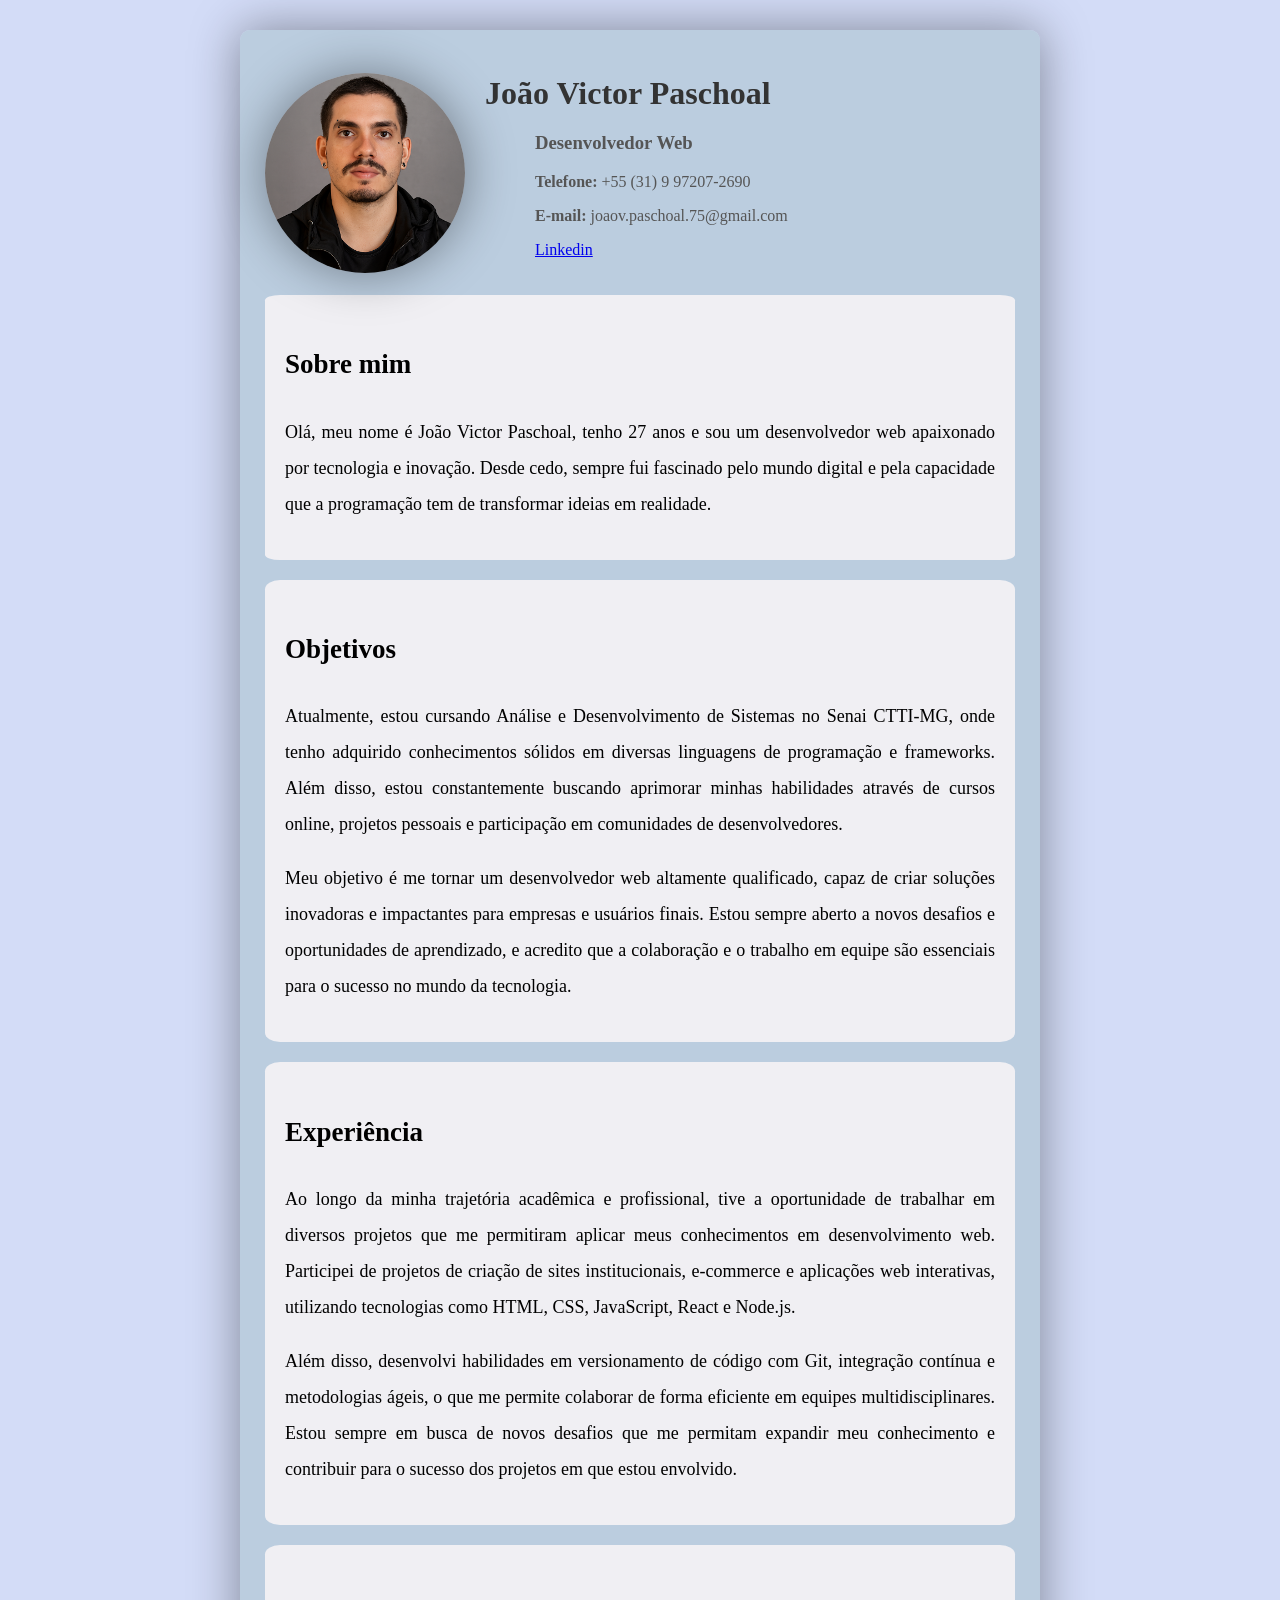
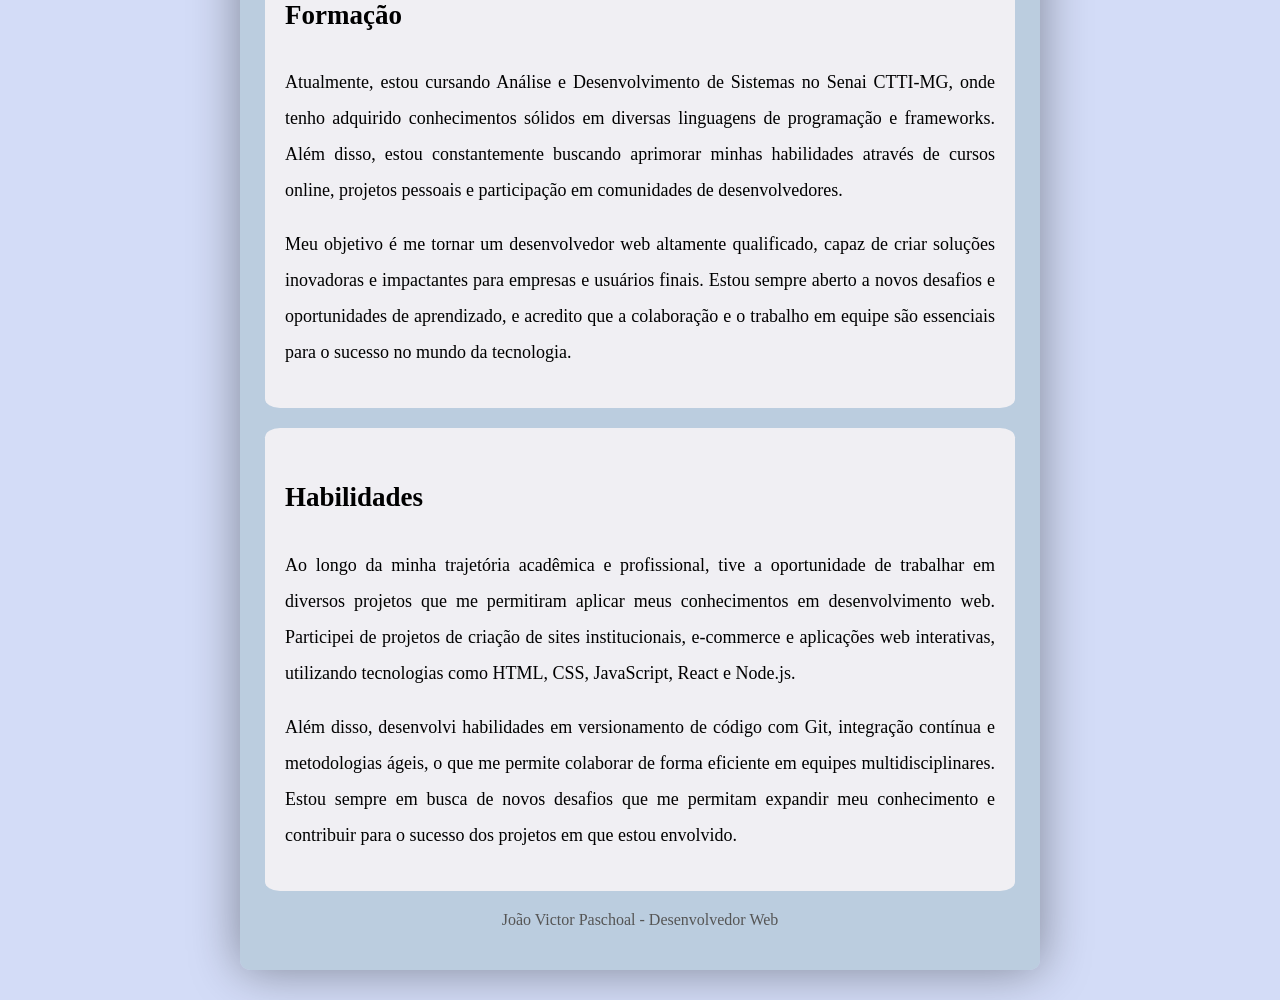
<file: Aula 2/index.html>
<!DOCTYPE html>
<html lang="en">
<head>
    <meta charset="UTF-8">
    <link rel="stylesheet" href="./Styles/style.css">
    <meta name="viewport" content="width=device-width, initial-scale=1.0">
    <title>Document</title>
</head>
<body>
    <div class = "container">

        <header class = "topo">

            <div class = "perfil">
            <img src = "./images/232446519.png" alt = "Foto de João Victor Paschoal" class = "foto">
        </div>

            <div class = "info">
                <h1> João Victor Paschoal </h1>

                <div class = "infoPesss">
                    <p> <h3> Desenvolvedor Web </h3> </p>

                    <p> <strong>Telefone:</strong> +55 (31) 9 97207-2690 </p>

                    <p> <strong>E-mail:</strong> joaov.paschoal.75@gmail.com </p>

                    <p>
                        <a href = "https://www.linkedin.com/in/joao-paschoal-dev/" target = "_blank">Linkedin</a>
                    </p>
                </div>
            </div>
        </header>
        
        

        <div class = "conteudo">

            <h2> Sobre mim </h2>
            <p> Olá, meu nome é João Victor Paschoal, tenho 27 anos e sou um desenvolvedor web apaixonado por tecnologia e inovação. Desde cedo, sempre fui fascinado pelo mundo digital e pela capacidade que a programação tem de transformar ideias em realidade. </p>

        </div>

            <div class = "objetivo">

                <h2> Objetivos </h2>

                <p> Atualmente, estou cursando Análise e Desenvolvimento de Sistemas no Senai CTTI-MG, onde tenho adquirido conhecimentos sólidos em diversas linguagens de programação e frameworks. Além disso, estou constantemente buscando aprimorar minhas habilidades através de cursos online, projetos pessoais e participação em comunidades de desenvolvedores. </p>

                <p> Meu objetivo é me tornar um desenvolvedor web altamente qualificado, capaz de criar soluções inovadoras e impactantes para empresas e usuários finais. Estou sempre aberto a novos desafios e oportunidades de aprendizado, e acredito que a colaboração e o trabalho em equipe são essenciais para o sucesso no mundo da tecnologia. </p>

            </div>

            <div class = "experiencia">

                <h2> Experiência </h2>

                <p> Ao longo da minha trajetória acadêmica e profissional, tive a oportunidade de trabalhar em diversos projetos que me permitiram aplicar meus conhecimentos em desenvolvimento web. Participei de projetos de criação de sites institucionais, e-commerce e aplicações web interativas, utilizando tecnologias como HTML, CSS, JavaScript, React e Node.js. </p>

                <p> Além disso, desenvolvi habilidades em versionamento de código com Git, integração contínua e metodologias ágeis, o que me permite colaborar de forma eficiente em equipes multidisciplinares. Estou sempre em busca de novos desafios que me permitam expandir meu conhecimento e contribuir para o sucesso dos projetos em que estou envolvido. </p>

            </div>

            <div class = "formacao">

                <h2> Formação </h2>

                <p> Atualmente, estou cursando Análise e Desenvolvimento de Sistemas no Senai CTTI-MG, onde tenho adquirido conhecimentos sólidos em diversas linguagens de programação e frameworks. Além disso, estou constantemente buscando aprimorar minhas habilidades através de cursos online, projetos pessoais e participação em comunidades de desenvolvedores. </p>

                <p> Meu objetivo é me tornar um desenvolvedor web altamente qualificado, capaz de criar soluções inovadoras e impactantes para empresas e usuários finais. Estou sempre aberto a novos desafios e oportunidades de aprendizado, e acredito que a colaboração e o trabalho em equipe são essenciais para o sucesso no mundo da tecnologia. </p>

            </div>

            <div class = "habilidades">

                <h2> Habilidades </h2>

                <p> Ao longo da minha trajetória acadêmica e profissional, tive a oportunidade de trabalhar em diversos projetos que me permitiram aplicar meus conhecimentos em desenvolvimento web. Participei de projetos de criação de sites institucionais, e-commerce e aplicações web interativas, utilizando tecnologias como HTML, CSS, JavaScript, React e Node.js. </p>

                <p> Além disso, desenvolvi habilidades em versionamento de código com Git, integração contínua e metodologias ágeis, o que me permite colaborar de forma eficiente em equipes multidisciplinares. Estou sempre em busca de novos desafios que me permitam expandir meu conhecimento e contribuir para o sucesso dos projetos em que estou envolvido. </p>

            </div>

            <div class = "rodape">
                <p> João Victor Paschoal - Desenvolvedor Web </p>
            </div>

        </div>
    </div>
</body>
</html>
</file>
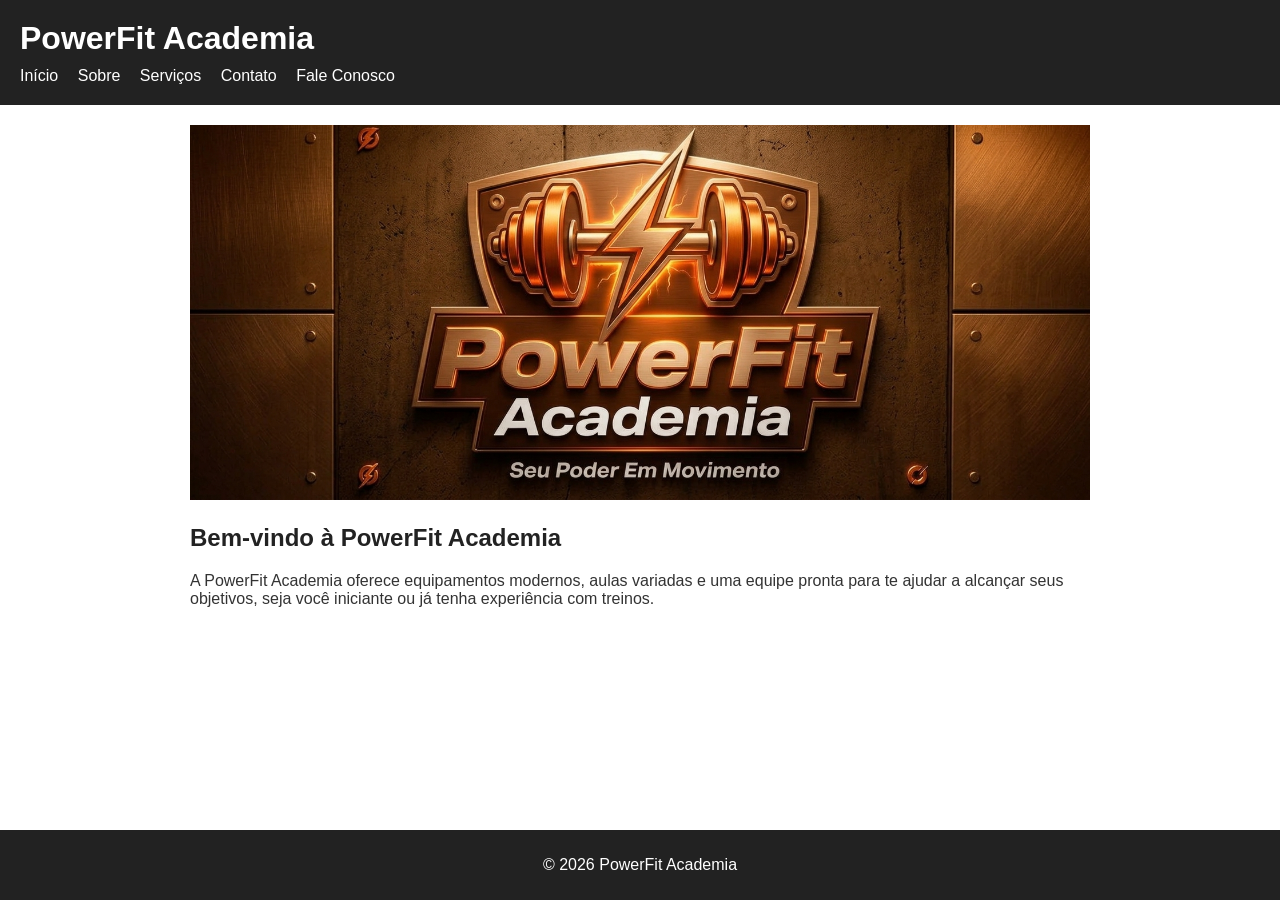
<file: Aula 3/index.html>
<!DOCTYPE html>
<html lang="pt-br">
<head>
    <meta charset="UTF-8">
    <meta name="viewport" content="width=device-width, initial-scale=1.0">
    <title>PowerFit Academia</title>
    <link rel="stylesheet" href="Styles/style.css">
</head>
<body>

    <header>
        <h1>PowerFit Academia</h1>
        <nav>
            <ul>
                <li><a href="index.html">Início</a></li>
                <li><a href="Pages/sobre.html">Sobre</a></li>
                <li><a href="Pages/servicos.html">Serviços</a></li>
                <li><a href="Pages/contato.html">Contato</a></li>
                <li><a href="Pages/mensagem.html">Fale Conosco</a></li>
            </ul>
        </nav>
    </header>

    <main>
        <img src="images/hero.jpg" alt="Academia">
        <h2>Bem-vindo à PowerFit Academia</h2>
        <p>
            A PowerFit Academia oferece equipamentos modernos, aulas variadas e uma equipe
            pronta para te ajudar a alcançar seus objetivos, seja você iniciante ou já tenha
            experiência com treinos.
        </p>
    </main>

    <footer>
        <p>&copy; 2026 PowerFit Academia</p>
    </footer>

</body>
</html>
</file>
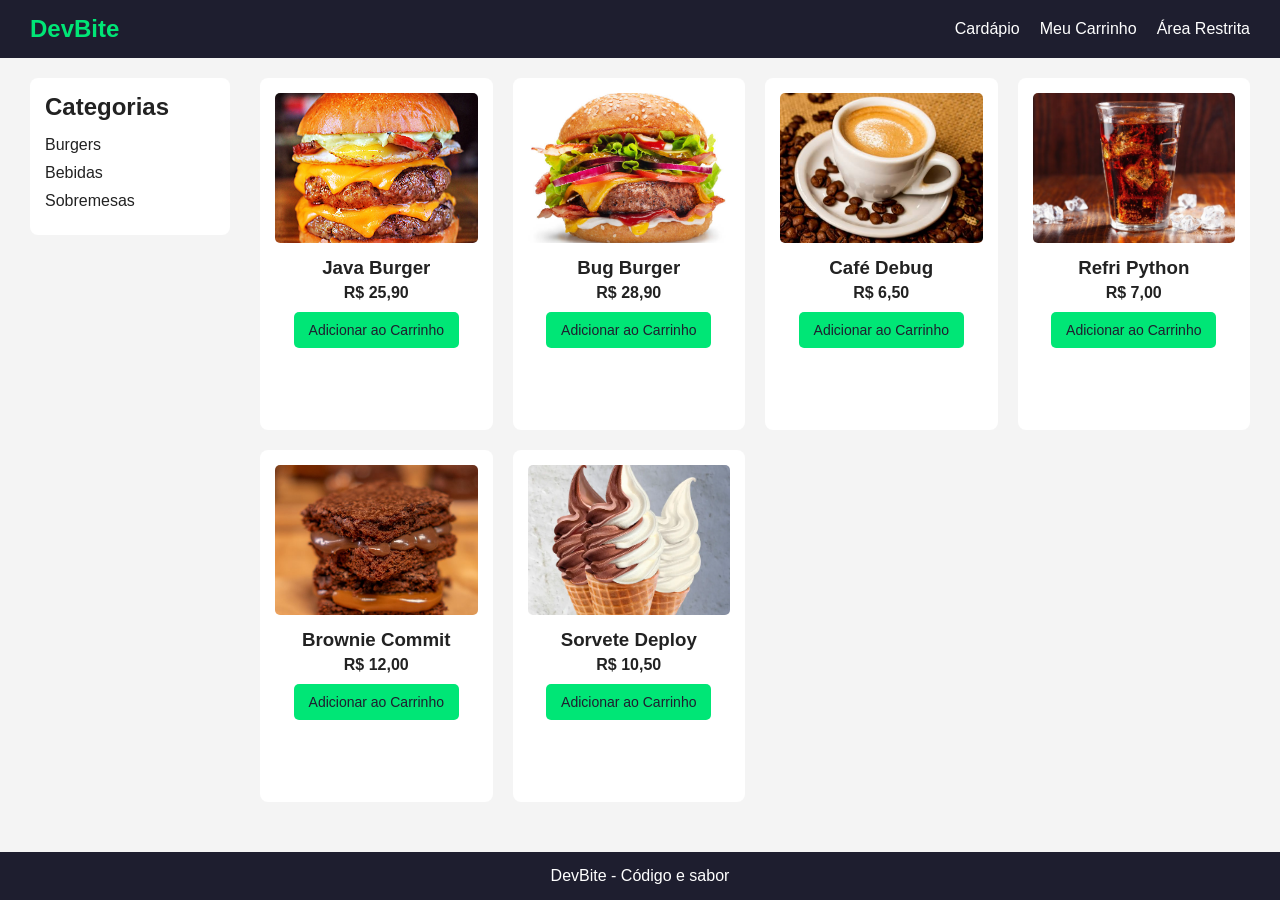
<file: DevBite/index.html>
<!DOCTYPE html>
<html lang="pt-BR">
<head>
    <meta charset="UTF-8">
    <meta name="viewport" content="width=device-width, initial-scale=1.0">
    <title>DevBite - Cardápio</title>
    <link rel="stylesheet" href="css/style.css">
</head>
<body>

<header>
    <div class="logo">DevBite</div>
    <nav>
        <ul>
            <li><a href="index.html" id="link-cardapio">Cardápio</a></li>
            <li><a href="checkout.html" id="link-carrinho">Meu Carrinho</a></li>
            <li><a href="admin.html" id="link-admin">Área Restrita</a></li>
        </ul>
    </nav>
</header>

<main class="container-cardapio">

    <aside class="categorias">
        <h2>Categorias</h2>
        <ul id="lista-categorias">
            <li><a href="#" id="cat-burgers">Burgers</a></li>
            <li><a href="#" id="cat-bebidas">Bebidas</a></li>
            <li><a href="#" id="cat-sobremesas">Sobremesas</a></li>
        </ul>
    </aside>

    <section class="produtos" id="lista-produtos">

        <article class="card-produto">
            <img src="img/burger1.jpg" alt="Java Burger">
            <h3>Java Burger</h3>
            <p class="preco">R$ 25,90</p>
            <button class="btn btn-primary" id="btn-add-1" data-id="1">Adicionar ao Carrinho</button>
        </article>

        <article class="card-produto">
            <img src="img/burger2.jpg" alt="Bug Burger">
            <h3>Bug Burger</h3>
            <p class="preco">R$ 28,90</p>
            <button class="btn btn-primary" id="btn-add-2" data-id="2">Adicionar ao Carrinho</button>
        </article>

        <article class="card-produto">
            <img src="img/cafe.jpg" alt="Café Debug">
            <h3>Café Debug</h3>
            <p class="preco">R$ 6,50</p>
            <button class="btn btn-primary" id="btn-add-3" data-id="3">Adicionar ao Carrinho</button>
        </article>

        <article class="card-produto">
            <img src="img/refrigerante.jpg" alt="Refri Python">
            <h3>Refri Python</h3>
            <p class="preco">R$ 7,00</p>
            <button class="btn btn-primary" id="btn-add-4" data-id="4">Adicionar ao Carrinho</button>
        </article>

        <article class="card-produto">
            <img src="img/brownie.jpg" alt="Brownie Commit">
            <h3>Brownie Commit</h3>
            <p class="preco">R$ 12,00</p>
            <button class="btn btn-primary" id="btn-add-5" data-id="5">Adicionar ao Carrinho</button>
        </article>

        <article class="card-produto">
            <img src="img/sobremesa2.jpg" alt="Sorvete Deploy">
            <h3>Sorvete Deploy</h3>
            <p class="preco">R$ 10,50</p>
            <button class="btn btn-primary" id="btn-add-6" data-id="6">Adicionar ao Carrinho</button>
        </article>

    </section>

</main>

<footer>
    <p>DevBite - Código e sabor</p>
</footer>

</body>
</html>
</file>
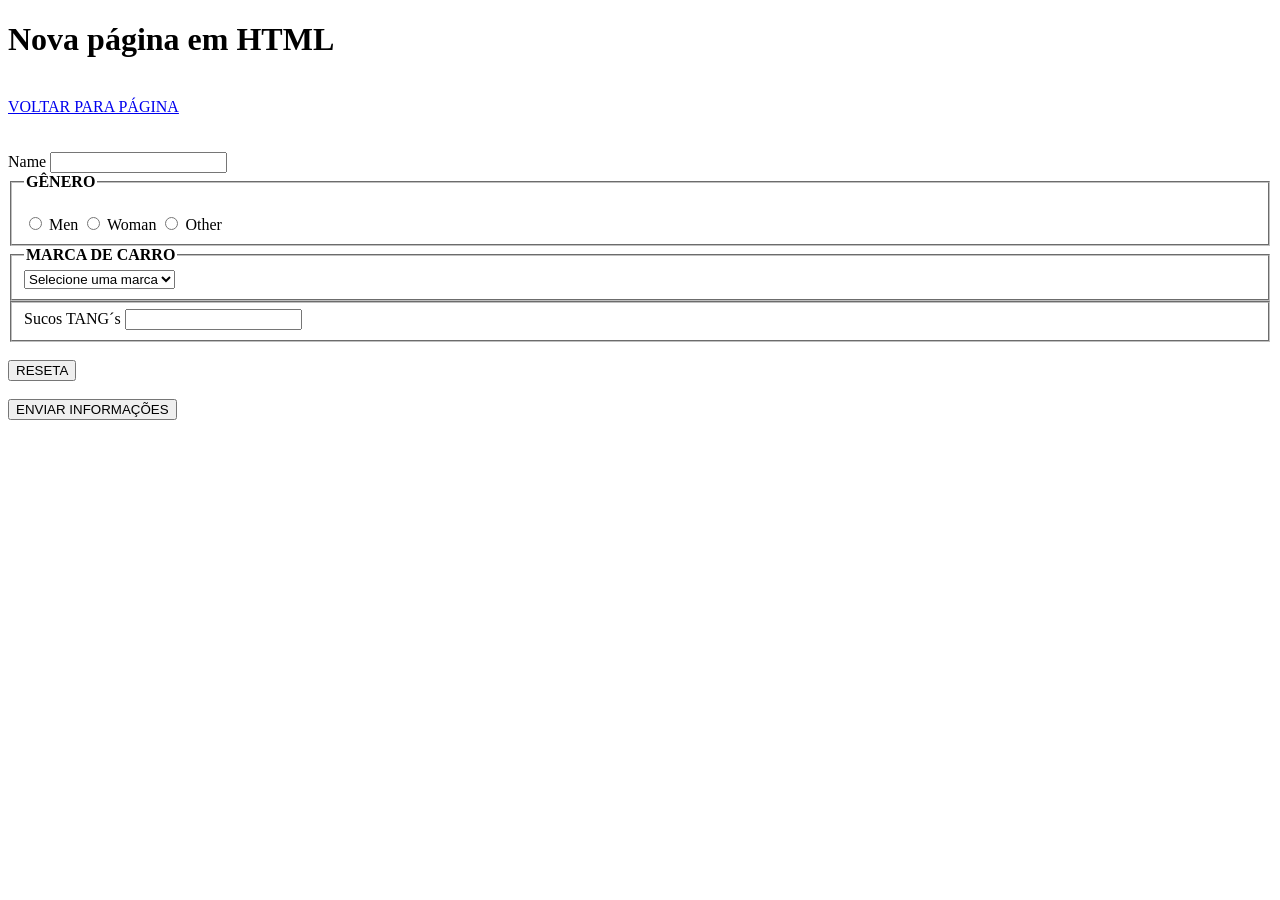
<file: Aula 1/page1.html>
<!DOCTYPE html>
<html lang="en">
<head>
    <meta charset="UTF-8">
    <meta name="viewport" content="width=device-width, initial-scale=1.0">
    <title>Segunda página</title>
</head>
<body>
    <h1> Nova página em HTML </h1>
    <br>
    <a href="./index.html" target = "_self"> VOLTAR PARA PÁGINA</a>

    <br>
    <br>
    <br>
    <form action="#">
        <label for="nome">Name</label>
        <input type="text" name="nome" id="">

        <br>
        <fieldset>
            <br>
            <legend> 
                <b> GÊNERO </b>
            </legend>

        <input type="radio" name="genero" id="">
        <label for="">Men</label>

        <input type ="radio" name="genero" id="">
        <label for="">Woman</label>

        <input type = "radio" name="genero" id="">
        <label for="">Other</label>
        </fieldset>
    

    <fieldset>
        <legend>
            <b> MARCA DE CARRO </b>
        </legend>

        <select name="Marcas" id="">
            <option value="">Selecione uma marca</option>
            <option value="fiat">FIAT</option>
            <option value="fiat">CHEVROLET</option>
            <option value="fiat">RENAULT</option>
            <option value="fiat">MERCEDES</option>
        </select>
    </fieldset>

    <fieldset>
        <label for="tang">Sucos TANG´s</label>
        <input list="sucos" name="tangs" id="st">
        <datalist id = "sucos">
            <option value = "Laranja">
            <option value = "Maracujá">
            <option value = "Morango">
        </datalist>
    </fieldset>

    <br>
    <input type="reset" value="RESETA">

    <br>
    <br>
    <input type="submit" value="ENVIAR INFORMAÇÕES">

    </form>
</body>
</html>
</file>
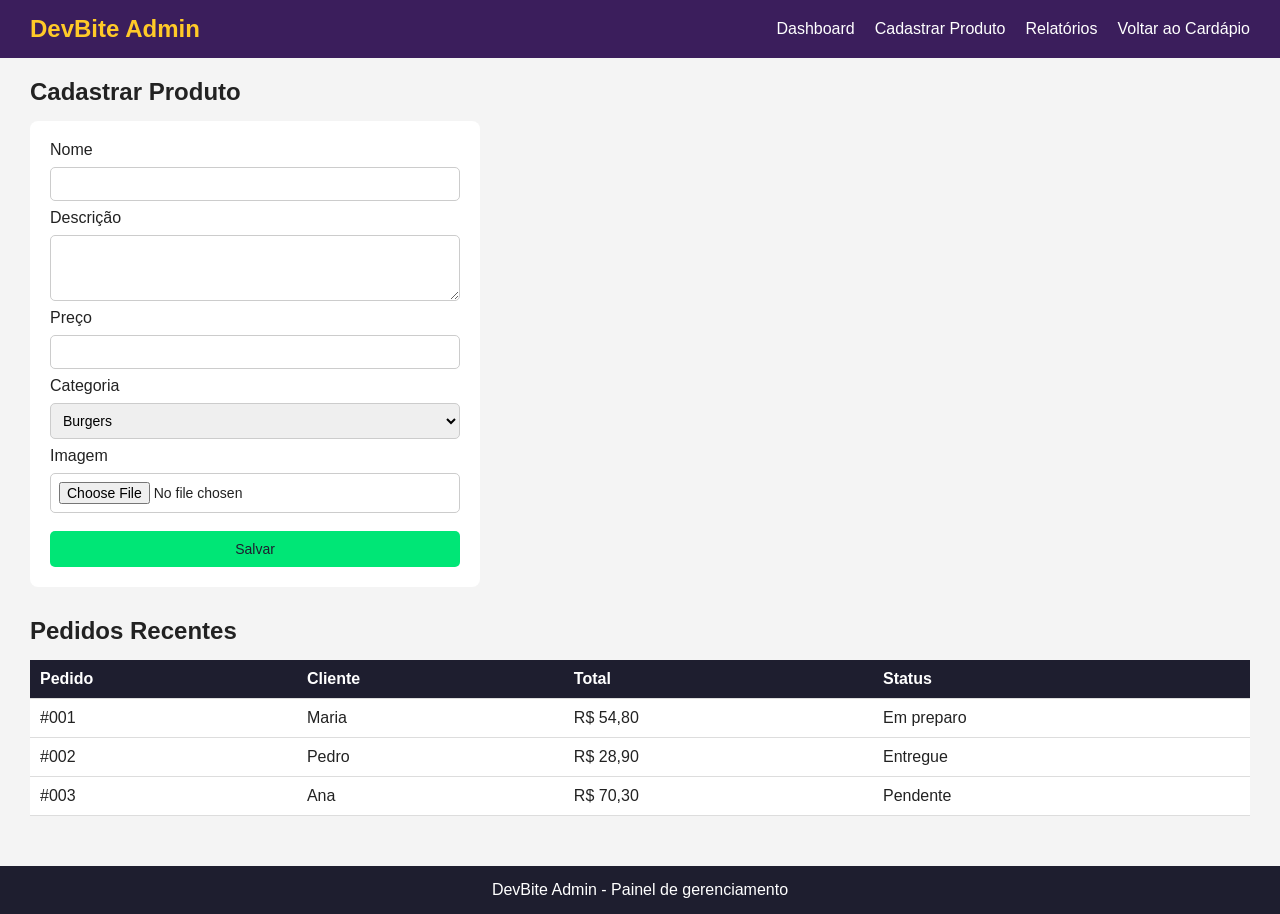
<file: DevBite/admin.html>
<!DOCTYPE html>
<html lang="pt-BR">
<head>
    <meta charset="UTF-8">
    <meta name="viewport" content="width=device-width, initial-scale=1.0">
    <title>DevBite - Painel Administrativo</title>
    <link rel="stylesheet" href="css/style.css">
</head>
<body>

<header class="header-admin">
    <div class="logo">DevBite Admin</div>
    <nav>
        <ul>
            <li><a href="#" id="menu-dashboard">Dashboard</a></li>
            <li><a href="#" id="menu-cadastrar">Cadastrar Produto</a></li>
            <li><a href="#" id="menu-relatorios">Relatórios</a></li>
            <li><a href="index.html" id="link-voltar">Voltar ao Cardápio</a></li>
        </ul>
    </nav>
</header>

<main>

    <section>
        <h2>Cadastrar Produto</h2>
        <form id="form-produto">
            <label for="nome-produto">Nome</label>
            <input type="text" id="nome-produto" name="nome">

            <label for="descricao">Descrição</label>
            <textarea id="descricao" name="descricao" rows="3"></textarea>

            <label for="preco">Preço</label>
            <input type="number" id="preco" name="preco" step="0.01">

            <label for="categoria">Categoria</label>
            <select id="categoria" name="categoria">
                <option value="burgers">Burgers</option>
                <option value="bebidas">Bebidas</option>
                <option value="sobremesas">Sobremesas</option>
            </select>

            <label for="imagem">Imagem</label>
            <input type="file" id="imagem" name="imagem">

            <button type="submit" class="btn btn-primary" id="btn-salvar">Salvar</button>
        </form>
    </section>

    <section>
        <h2>Pedidos Recentes</h2>
        <div class="tabela-container">
            <table id="tabela-pedidos">
                <thead>
                <tr>
                    <th>Pedido</th>
                    <th>Cliente</th>
                    <th>Total</th>
                    <th>Status</th>
                </tr>
                </thead>
                <tbody id="corpo-pedidos">
                <tr>
                    <td>#001</td>
                    <td>Maria</td>
                    <td>R$ 54,80</td>
                    <td id="status-1">Em preparo</td>
                </tr>
                <tr>
                    <td>#002</td>
                    <td>Pedro</td>
                    <td>R$ 28,90</td>
                    <td id="status-2">Entregue</td>
                </tr>
                <tr>
                    <td>#003</td>
                    <td>Ana</td>
                    <td>R$ 70,30</td>
                    <td id="status-3">Pendente</td>
                </tr>
                </tbody>
            </table>
        </div>
    </section>

</main>

<footer>
    <p>DevBite Admin - Painel de gerenciamento</p>
</footer>

</body>
</html>
</file>
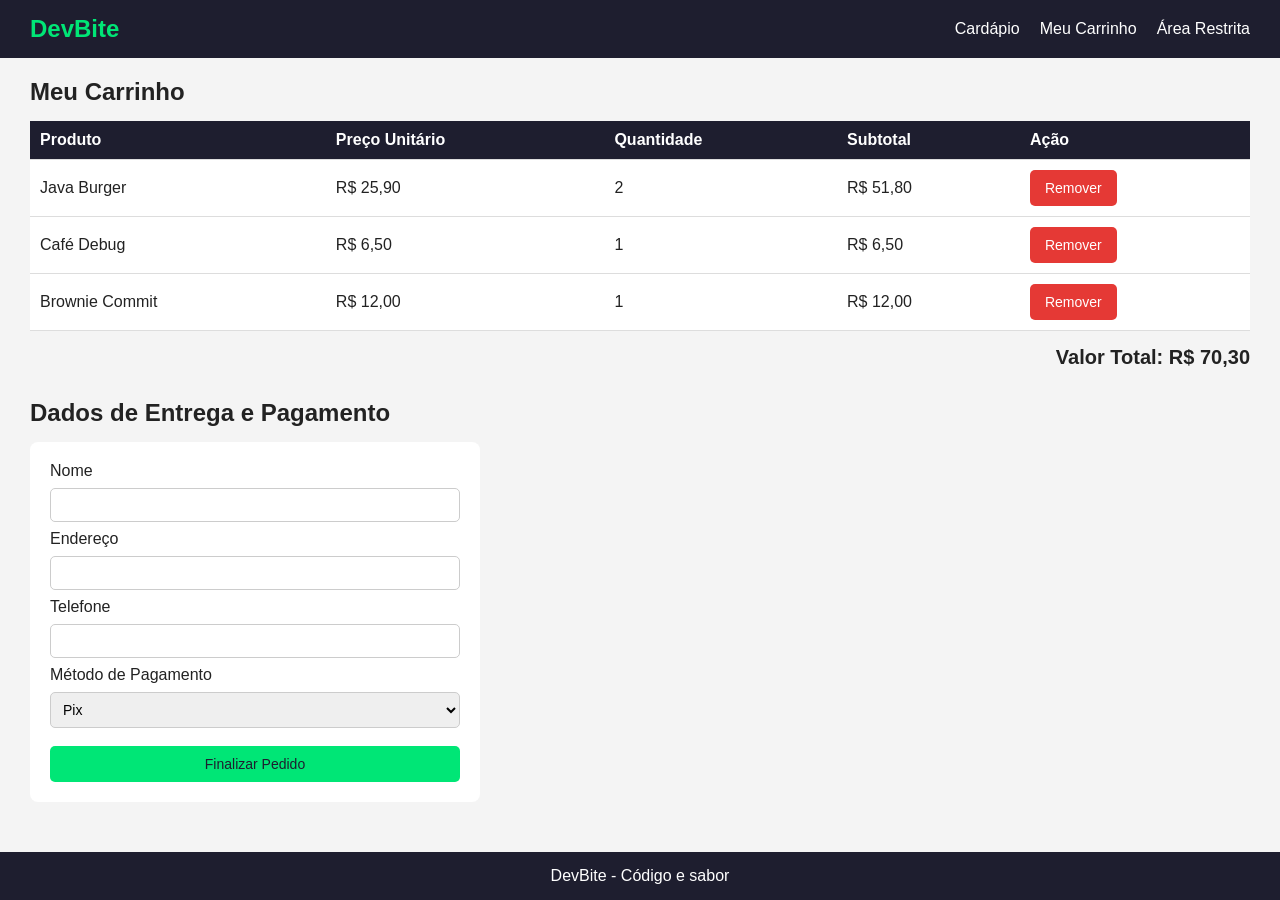
<file: DevBite/checkout.html>
<!DOCTYPE html>
<html lang="pt-BR">
<head>
    <meta charset="UTF-8">
    <meta name="viewport" content="width=device-width, initial-scale=1.0">
    <title>DevBite - Finalizar Pedido</title>
    <link rel="stylesheet" href="css/style.css">
</head>
<body>

<header>
    <div class="logo">DevBite</div>
    <nav>
        <ul>
            <li><a href="index.html" id="link-cardapio">Cardápio</a></li>
            <li><a href="checkout.html" id="link-carrinho">Meu Carrinho</a></li>
            <li><a href="admin.html" id="link-admin">Área Restrita</a></li>
        </ul>
    </nav>
</header>

<main>

    <section>
        <h2>Meu Carrinho</h2>
        <div class="tabela-container">
            <table id="tabela-carrinho">
                <thead>
                <tr>
                    <th>Produto</th>
                    <th>Preço Unitário</th>
                    <th>Quantidade</th>
                    <th>Subtotal</th>
                    <th>Ação</th>
                </tr>
                </thead>
                <tbody id="corpo-carrinho">
                <tr>
                    <td>Java Burger</td>
                    <td>R$ 25,90</td>
                    <td>2</td>
                    <td>R$ 51,80</td>
                    <td><button class="btn btn-danger" id="btn-remover-1" data-id="1">Remover</button></td>
                </tr>
                <tr>
                    <td>Café Debug</td>
                    <td>R$ 6,50</td>
                    <td>1</td>
                    <td>R$ 6,50</td>
                    <td><button class="btn btn-danger" id="btn-remover-3" data-id="3">Remover</button></td>
                </tr>
                <tr>
                    <td>Brownie Commit</td>
                    <td>R$ 12,00</td>
                    <td>1</td>
                    <td>R$ 12,00</td>
                    <td><button class="btn btn-danger" id="btn-remover-5" data-id="5">Remover</button></td>
                </tr>
                </tbody>
            </table>
        </div>

        <p class="total">Valor Total: <span id="valor-total">R$ 70,30</span></p>
    </section>

    <section>
        <h2>Dados de Entrega e Pagamento</h2>
        <form id="form-checkout">
            <label for="nome">Nome</label>
            <input type="text" id="nome" name="nome">

            <label for="endereco">Endereço</label>
            <input type="text" id="endereco" name="endereco">

            <label for="telefone">Telefone</label>
            <input type="tel" id="telefone" name="telefone">

            <label for="pagamento">Método de Pagamento</label>
            <select id="pagamento" name="pagamento">
                <option value="pix">Pix</option>
                <option value="cartao">Cartão</option>
                <option value="dinheiro">Dinheiro</option>
            </select>

            <button type="submit" class="btn btn-primary" id="btn-finalizar">Finalizar Pedido</button>
        </form>
    </section>

</main>

<footer>
    <p>DevBite - Código e sabor</p>
</footer>

</body>
</html>
</file>
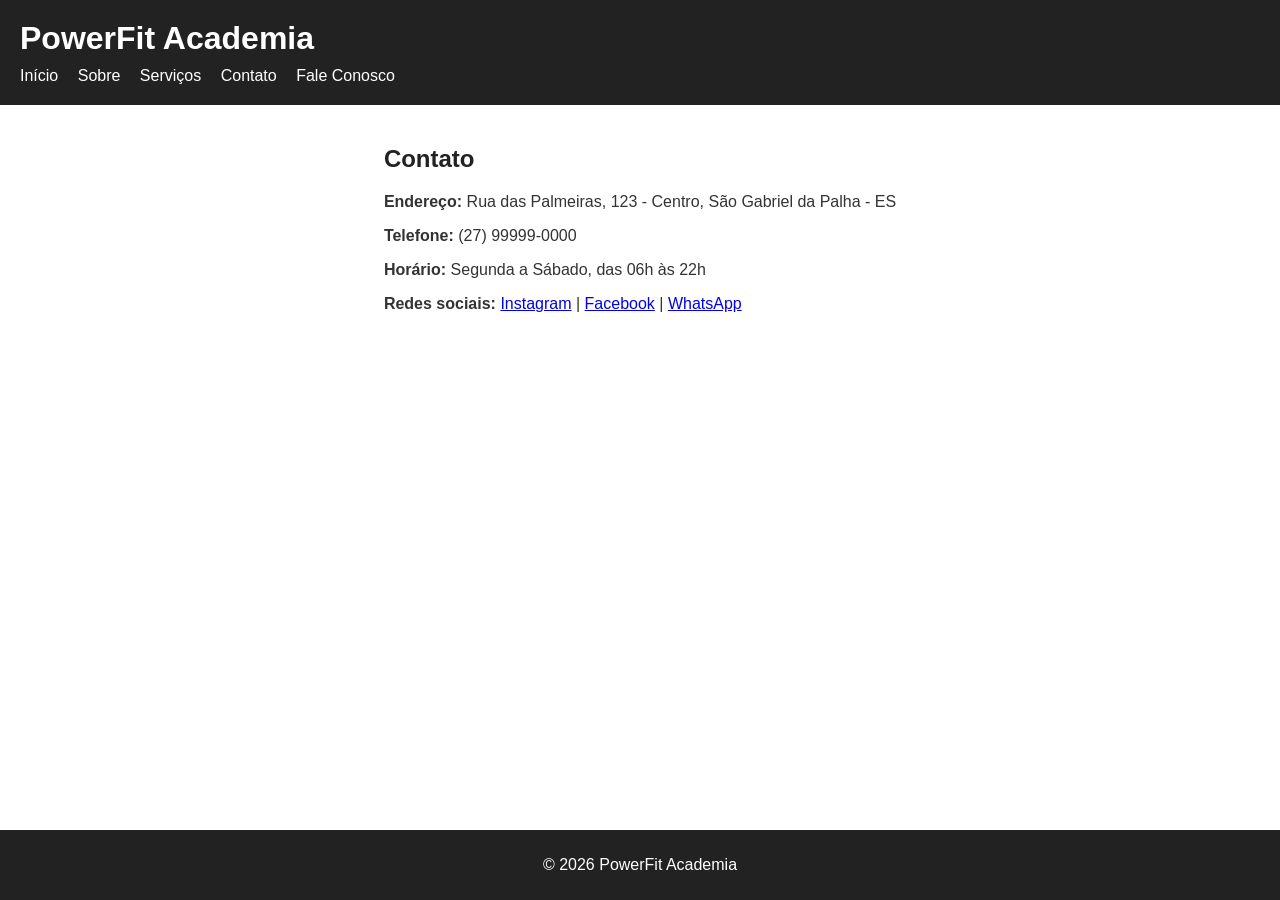
<file: Aula 3/Pages/contato.html>
<!DOCTYPE html>
<html lang="pt-br">
<head>
    <meta charset="UTF-8">
    <meta name="viewport" content="width=device-width, initial-scale=1.0">
    <title>PowerFit Academia - Contato</title>
    <link rel="stylesheet" href="../Styles/style.css">
</head>
<body>

    <header>
        <h1>PowerFit Academia</h1>
        <nav>
            <ul>
                <li><a href="../index.html">Início</a></li>
                <li><a href="sobre.html">Sobre</a></li>
                <li><a href="servicos.html">Serviços</a></li>
                <li><a href="contato.html">Contato</a></li>
                <li><a href="mensagem.html">Fale Conosco</a></li>
            </ul>
        </nav>
    </header>

    <main>
        <h2>Contato</h2>
        <p><strong>Endereço:</strong> Rua das Palmeiras, 123 - Centro, São Gabriel da Palha - ES</p>
        <p><strong>Telefone:</strong> (27) 99999-0000</p>
        <p><strong>Horário:</strong> Segunda a Sábado, das 06h às 22h</p>
        <p>
            <strong>Redes sociais:</strong>
            <a href="https://instagram.com" target="_blank">Instagram</a> |
            <a href="https://facebook.com" target="_blank">Facebook</a> |
            <a href="https://wa.me/5527999990000" target="_blank">WhatsApp</a>
        </p>
    </main>

    <footer>
        <p>&copy; 2026 PowerFit Academia</p>
    </footer>

</body>
</html>
</file>
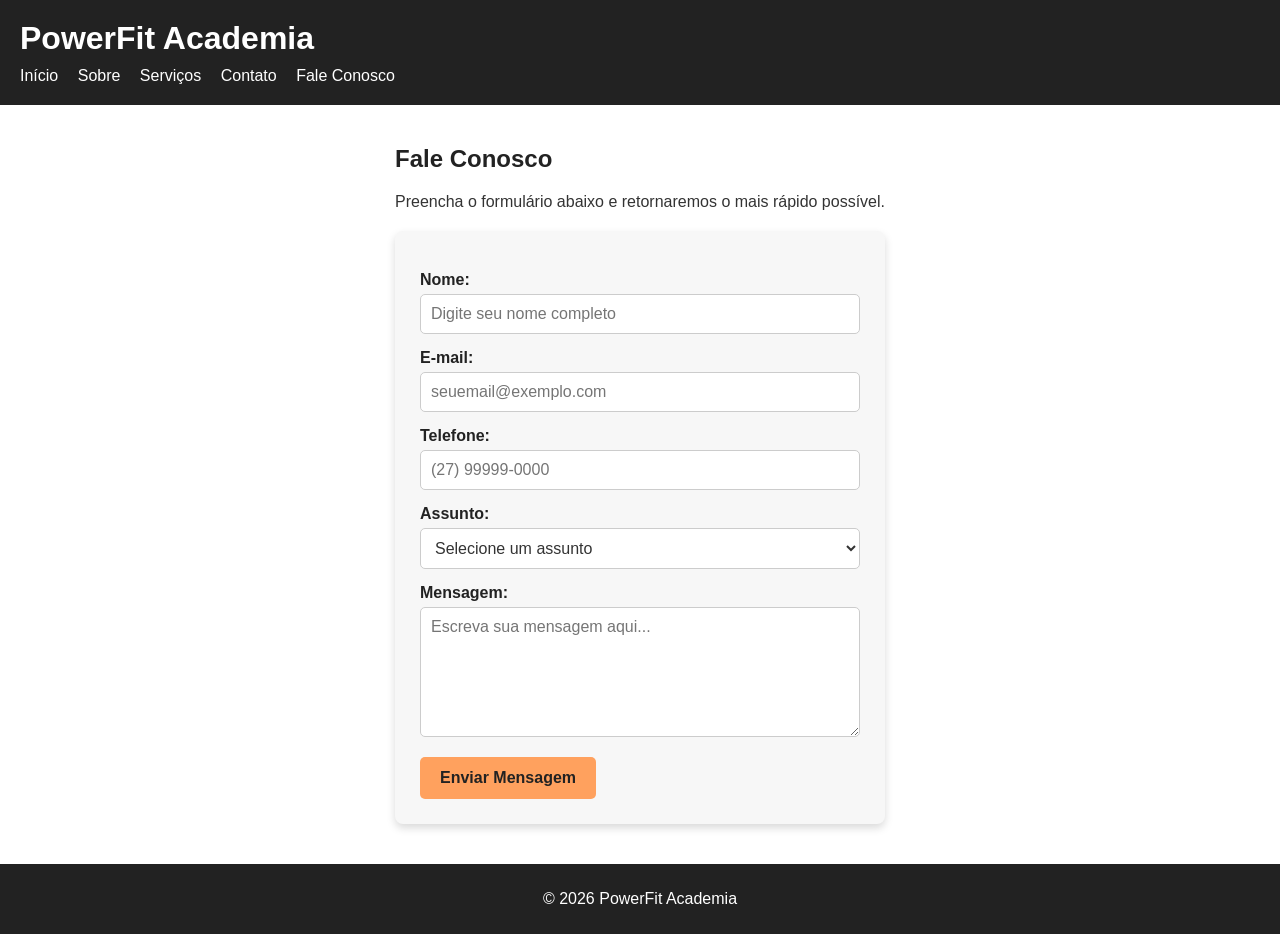
<file: Aula 3/Pages/mensagem.html>
<!DOCTYPE html>
<html lang="pt-br">
<head>
    <meta charset="UTF-8">
    <meta name="viewport" content="width=device-width, initial-scale=1.0">
    <title>PowerFit Academia - Envie uma Mensagem</title>
    <link rel="stylesheet" href="../Styles/style.css">
</head>
<body>

<header>
    <h1>PowerFit Academia</h1>
    <nav>
        <ul>
            <li><a href="../index.html">Início</a></li>
            <li><a href="sobre.html">Sobre</a></li>
            <li><a href="servicos.html">Serviços</a></li>
            <li><a href="contato.html">Contato</a></li>
            <li><a href="mensagem.html">Fale Conosco</a></li>
        </ul>
    </nav>
</header>

<main>
    <h2>Fale Conosco</h2>
    <p>Preencha o formulário abaixo e retornaremos o mais rápido possível.</p>

    <form id="form-contato" action="#" method="post">

        <label for="nome">Nome:</label>
        <input type="text" id="nome" name="nome" placeholder="Digite seu nome completo" required>

        <label for="email">E-mail:</label>
        <input type="email" id="email" name="email" placeholder="seuemail@exemplo.com" required>

        <label for="telefone">Telefone:</label>
        <input type="tel" id="telefone" name="telefone" placeholder="(27) 99999-0000">

        <label for="assunto">Assunto:</label>
        <select id="assunto" name="assunto" required>
            <option value="">Selecione um assunto</option>
            <option value="matricula">Matrícula</option>
            <option value="planos">Planos e Preços</option>
            <option value="aula-experimental">Aula Experimental</option>
            <option value="outro">Outro</option>
        </select>

        <label for="mensagem">Mensagem:</label>
        <textarea id="mensagem" name="mensagem" rows="6" placeholder="Escreva sua mensagem aqui..." required></textarea>

        <div>
        <button type="submit">Enviar Mensagem</button>
        </div>

    </form>
</main>

<footer>
    <p>&copy; 2026 PowerFit Academia</p>
</footer>

<script>
    const form = document.getElementById('form-contato');

    form.addEventListener('submit', function (evento) {
        evento.preventDefault();
        alert('Mensagem enviada com sucesso! Em breve entraremos em contato.');
        form.reset();
    });
</script>

</body>
</html>
</file>
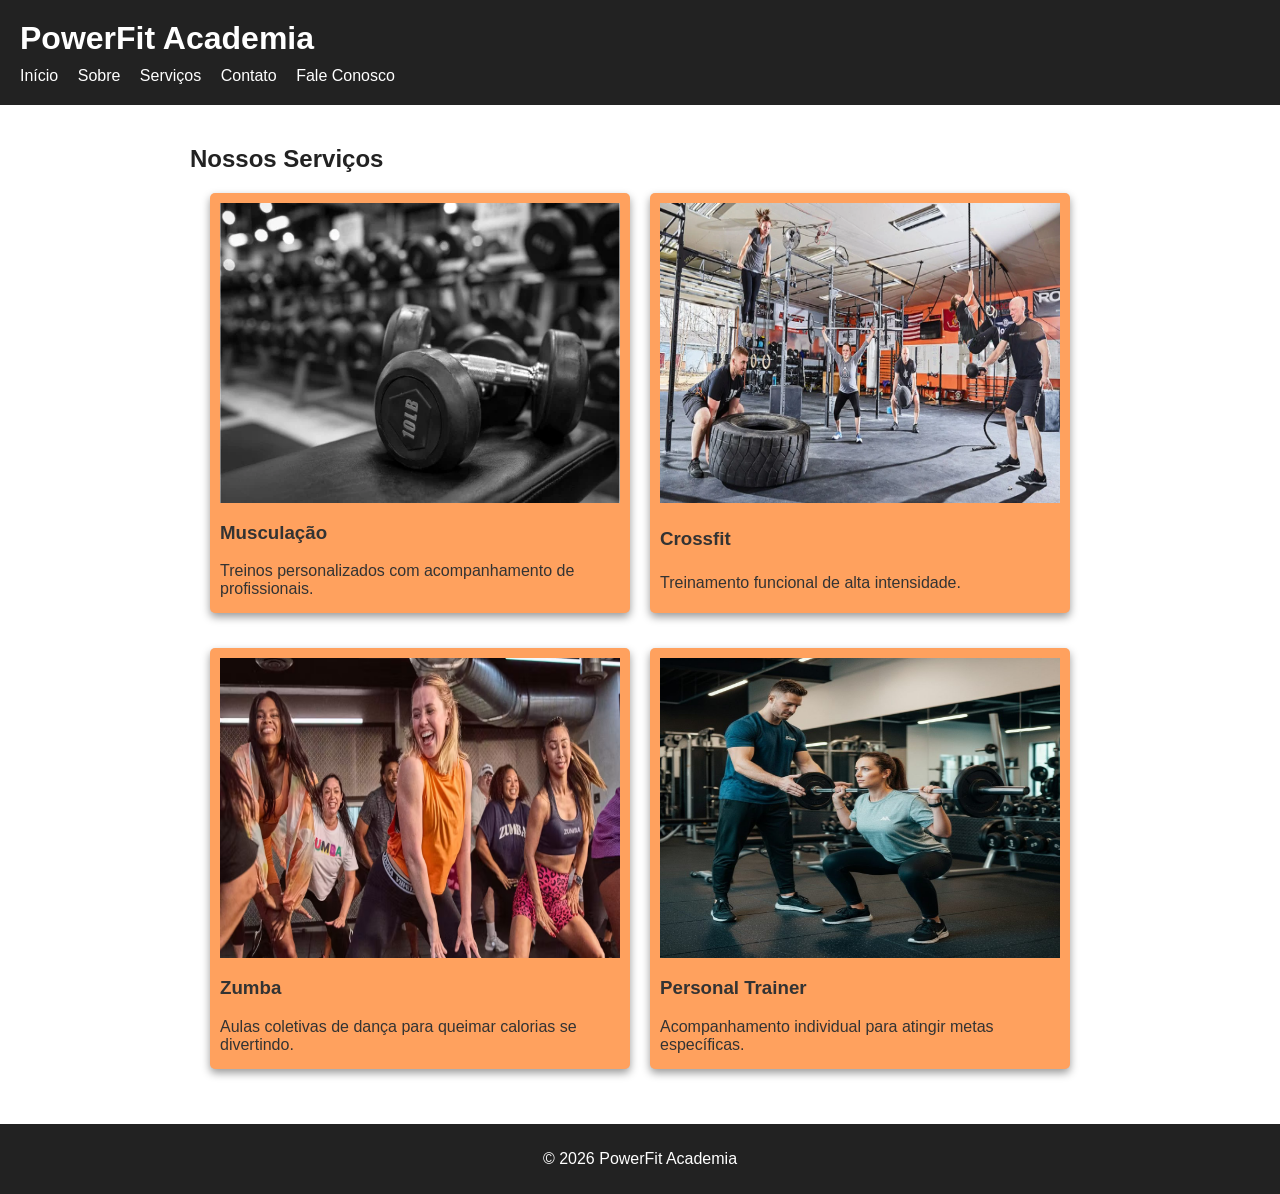
<file: Aula 3/Pages/servicos.html>
<!DOCTYPE html>
<html lang="pt-br">
<head>
    <meta charset="UTF-8">
    <meta name="viewport" content="width=device-width, initial-scale=1.0">
    <title>PowerFit Academia - Serviços</title>
    <link rel="stylesheet" href="../Styles/style.css">
</head>
<body>

    <header>
        <h1>PowerFit Academia</h1>
        <nav>
            <ul>
                <li><a href="../index.html">Início</a></li>
                <li><a href="sobre.html">Sobre</a></li>
                <li><a href="servicos.html">Serviços</a></li>
                <li><a href="contato.html">Contato</a></li>
                <li><a href="mensagem.html">Fale Conosco</a></li>
            </ul>
        </nav>
    </header>

    <main>
         <h2>Nossos Serviços</h2>

        <div class="servicos-container">

        <div class="servico">
            <img src="../images/servico-musculacao.jpg" alt="Musculação">
                <h3>Musculação</h3>
                <p>Treinos personalizados com acompanhamento de profissionais.</p>
        </div>

        <div class="servico">
            <img src="../images/servico-crossfit.jpg" alt="Crossfit">
                <h3>Crossfit</h3>
                <p>Treinamento funcional de alta intensidade.</p>
        </div>

        <div class="servico">
            <img src="../images/servico-zumba.jpg" alt="Zumba">
            <h3>Zumba</h3>
            <p>Aulas coletivas de dança para queimar calorias se divertindo.</p>
        </div>

        <div class="servico">
            <img src="../images/servico-personal.jpg" alt="Personal Trainer">
            <h3>Personal Trainer</h3>
            <p>Acompanhamento individual para atingir metas específicas.</p>
        </div>

        </div>
    </main>

    <footer>
        <p>&copy; 2026 PowerFit Academia</p>
    </footer>

</body>
</html>
</file>
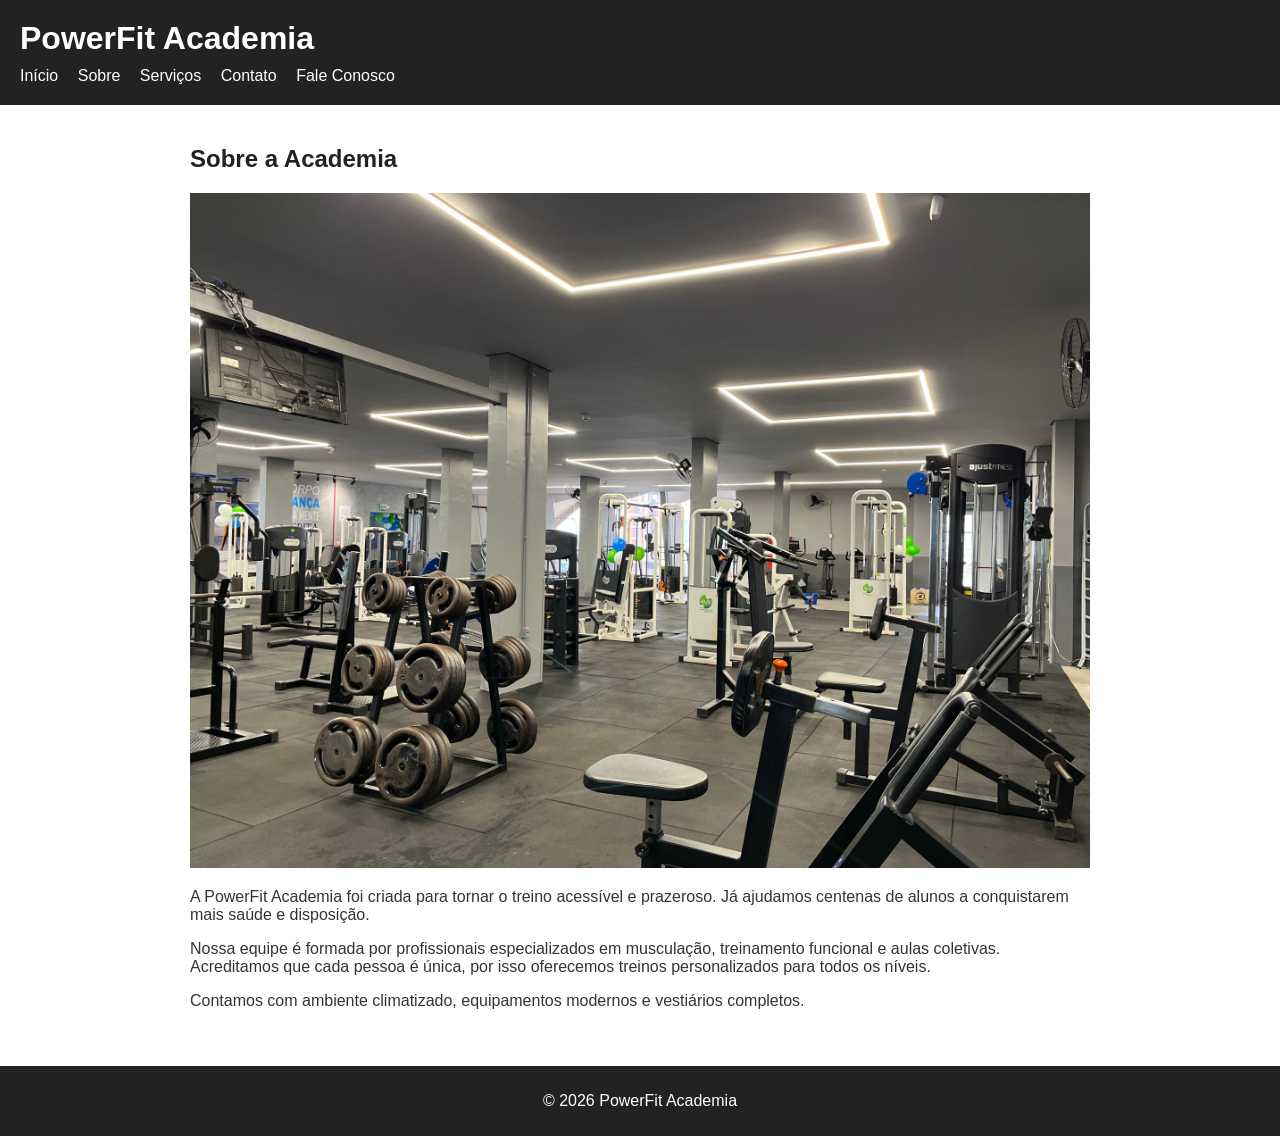
<file: Aula 3/Pages/sobre.html>
<!DOCTYPE html>
<html lang="pt-br">
<head>
    <meta charset="UTF-8">
    <meta name="viewport" content="width=device-width, initial-scale=1.0">
    <title>PowerFit Academia - Sobre</title>
    <link rel="stylesheet" href="../Styles/style.css">
</head>
<body>

    <header>
        <h1>PowerFit Academia</h1>
        <nav>
            <ul>
                <li><a href="../index.html">Início</a></li>
                <li><a href="sobre.html">Sobre</a></li>
                <li><a href="servicos.html">Serviços</a></li>
                <li><a href="contato.html">Contato</a></li>
                <li><a href="mensagem.html">Fale Conosco</a></li>
            </ul>
        </nav>
    </header>

    <main>
        <h2>Sobre a Academia</h2>
        <img src="../images/sobre.jpg" alt="Estrutura da academia">
        <p>
            A PowerFit Academia foi criada para tornar o treino acessível e prazeroso.
            Já ajudamos centenas de alunos a conquistarem mais saúde e disposição.
        </p>
        <p>
            Nossa equipe é formada por profissionais especializados em musculação,
            treinamento funcional e aulas coletivas. Acreditamos que cada pessoa é única,
            por isso oferecemos treinos personalizados para todos os níveis.
        </p>
        <p>
            Contamos com ambiente climatizado, equipamentos modernos e vestiários completos.
        </p>
    </main>

    <footer>
        <p>&copy; 2026 PowerFit Academia</p>
    </footer>

</body>
</html>
</file>
<file: Aula 2/Styles/style.css>
body{
    font-family: Cambria, Cochin, Georgia, Times;
    background-color: #b6c5f297;
    margin: 0px;
    padding: 0px;
}

.perfil img {
    width: 200px;
    height: 200px;
    border-radius: 50%;
    box-shadow: 0px 0px 50px rgba(0, 0, 0, 0.4);
    object-fit: cover;
    flex-shrink: 0;
}

.container{
    max-width: 800px;
    width: 90%;
    margin: 30px auto;
    background-color: #b5cad9c8;
    padding: 25px;
    border-radius: 10px;
    box-shadow: 0px 0px 50px rgba(0, 0, 0, 0.4);
    box-sizing: border-box;
}

.topo{
    display: flex;
    align-items: center;
    gap: 20px;
   
}

h1{
    margin: 0px;
    margin-bottom: 20px;
    color: #333;
}
.info{
    
    margin: 20px auto;
    color: #555;
    width: 100%;   
    word-break: break-word;
}

.infoPesss{
    margin-left:50px;
    color: #555;
}

.conteudo{
    border-radius: 2%;
    background-color: #fff9f9c8;
    padding: 20px;
    text-align: justify;
    font-size: 18px;
    line-height: 2;
}
.objetivo{
    border-radius: 2%;
    margin: 20px 0;
    background-color: #fff9f9c8;
    padding: 20px;
    text-align: justify;
    font-size: 18px;
    line-height: 2;
}

.experiencia{
    border-radius: 2%;
    margin: 20px 0;
    background-color: #fff9f9c8;
    padding: 20px;
    text-align: justify;
    font-size: 18px;
    line-height: 2;
}

.formacao{
    border-radius: 2%;
    margin: 20px 0;
    background-color: #fff9f9c8;
    padding: 20px;
    text-align: justify;
    font-size: 18px;
    line-height: 2;
}

.habilidades{
    border-radius: 2%;
    margin: 20px 0;
    background-color: #fff9f9c8;
    padding: 20px;
    text-align: justify;
    font-size: 18px;
    line-height: 2;
}

.rodape{
    text-align: center;
    margin-top: 20px;
    color: #555;
}
</file>
<file: Aula 3/Styles/style.css>
html, body {
    height: 100%;
    margin: 0;
}

body {
    font-family: Arial, sans-serif;
    margin: 0;
    padding: 0;
    color: #333;
    width: 100vw;
    display: flex;
    flex-direction: column;
    min-height: 100vh;
}

header {
    background-color: #222;
    color: white;
    padding: 20px;
}

header h1 {
    margin: 0;
}

nav ul {
    list-style: none;
    padding: 0;
    margin: 10px 0 0 0;
}

nav ul li {
    display: inline;
    margin-right: 15px;
}

nav ul li a {
    color: white;
    text-decoration: none;
}

nav ul li a:hover {
    text-decoration: underline;
}

main {
    padding: 20px;
    max-width: 900px;
    margin: 0 auto;
    flex: 1;
}

img {
    max-width: 100%;
}

h2 {
    color: #222;
}
.servicos-container {
    display: flex;
    flex-wrap: wrap;
    gap: 20px;
    justify-content: center;
}
.servico {
    box-shadow: 0 4px 8px rgba(0, 0, 0, 0.4);
    display:grid;
    grid-template-rows: auto auto;
    background-color: #ffa15e;
    padding: 10px;
    margin-bottom: 15px;
    width: 400px;
    height: auto;
    border-radius: 5px;
}
.servico img {
    width: 400px;
    height:300px;
    margin: 0 auto;
}
.servico p{
    margin: 0 0 5px 0;
    padding:0;
}

footer {
    background-color: #222;
    color: white;
    text-align: center;
    padding: 10px;
    margin-top: 20px;
}

.container{
    display: flex;
    flex-direction: column;
    min-height: 100vh;
}


form {
    display: flex;
    flex-direction: column;
    max-width: 500px;
    margin-top: 20px;
    background-color: #f7f7f7;
    padding: 25px;
    border-radius: 8px;
    box-shadow: 0 4px 8px rgba(0, 0, 0, 0.15);
}

form label {
    font-weight: bold;
    color: #222;
    margin-top: 15px;
    margin-bottom: 5px;
}

form input,
form select,
form textarea {
    padding: 10px;
    border: 1px solid #ccc;
    border-radius: 5px;
    font-family: Arial, sans-serif;
    font-size: 1rem;
    color: #333;
    background-color: white;
}

form button {
    margin-top: 20px;
    padding: 12px 20px;
    background-color: #ffa15e;
    color: #222;
    font-weight: bold;
    font-size: 1rem;
    border: none;
    border-radius: 5px;
    cursor: pointer;
    transition: background-color 0.2s ease;
}

form button:hover {
    background-color: #ff8c38;
}
</file>
<file: DevBite/css/style.css>
* {
    margin: 0;
    padding: 0;
    box-sizing: border-box;
}

body {
    font-family: Arial, sans-serif;
    background-color: #f4f4f4;
    color: #222;
    min-height: 100vh;
    display: flex;
    flex-direction: column;
}

main {
    flex: 1;
    padding: 20px 30px;
}

main section {
    margin-bottom: 30px;
}

h2 {
    margin-bottom: 15px;
}

header {
    background-color: #1e1e2f;
    padding: 15px 30px;
    display: flex;
    justify-content: space-between;
    align-items: center;
    flex-wrap: wrap;
    gap: 10px;
}

.logo {
    color: #00e676;
    font-size: 24px;
    font-weight: bold;
}

nav ul {
    display: flex;
    gap: 20px;
    list-style: none;
    flex-wrap: wrap;
}

nav a {
    color: white;
    text-decoration: none;
}

nav a:hover {
    color: #00e676;
}

.header-admin {
    background-color: #3b1e5c;
}

.header-admin .logo {
    color: #ffca28;
}

.header-admin nav a:hover {
    color: #ffca28;
}

.btn {
    padding: 10px 15px;
    border: none;
    border-radius: 5px;
    cursor: pointer;
    font-size: 14px;
}

.btn-primary {
    background-color: #00e676;
    color: #1e1e2f;
}

.btn-primary:hover {
    background-color: #00c864;
}

.btn-danger {
    background-color: #e53935;
    color: white;
}

.btn-danger:hover {
    background-color: #c62828;
}

.container-cardapio {
    display: flex;
    gap: 30px;
}

.categorias {
    width: 200px;
    background-color: white;
    padding: 15px;
    border-radius: 8px;
    height: fit-content;
}

.categorias ul {
    list-style: none;
    margin-top: 10px;
}

.categorias li {
    margin-bottom: 10px;
}

.categorias a {
    text-decoration: none;
    color: #222;
}

.categorias a:hover {
    color: #00a152;
}

.produtos {
    flex: 1;
    display: grid;
    grid-template-columns: repeat(auto-fit, minmax(220px, 1fr));
    gap: 20px;
}

.card-produto {
    background-color: white;
    padding: 15px;
    border-radius: 8px;
    text-align: center;
}

.card-produto img {
    width: 100%;
    height: 150px;
    object-fit: cover;
    border-radius: 5px;
}

.card-produto h3 {
    margin: 10px 0 5px;
}

.preco {
    margin-bottom: 10px;
    font-weight: bold;
}

.tabela-container {
    overflow-x: auto;
}

table {
    width: 100%;
    border-collapse: collapse;
    background-color: white;
}

th, td {
    padding: 10px;
    border-bottom: 1px solid #ddd;
    text-align: left;
}

th {
    background-color: #1e1e2f;
    color: white;
}

.total {
    margin-top: 15px;
    font-size: 20px;
    font-weight: bold;
    text-align: right;
}

form {
    display: flex;
    flex-direction: column;
    gap: 8px;
    max-width: 450px;
    background-color: white;
    padding: 20px;
    border-radius: 8px;
}

form .btn {
    margin-top: 10px;
}

input, select, textarea {
    padding: 8px;
    border: 1px solid #ccc;
    border-radius: 5px;
    font-size: 14px;
}

footer {
    background-color: #1e1e2f;
    color: white;
    text-align: center;
    padding: 15px;
}

@media (max-width: 700px) {
    .container-cardapio {
        flex-direction: column;
    }

    .categorias {
        width: 100%;
    }

    header {
        flex-direction: column;
        align-items: flex-start;
    }

    main {
        padding: 15px;
    }
}
</file>
